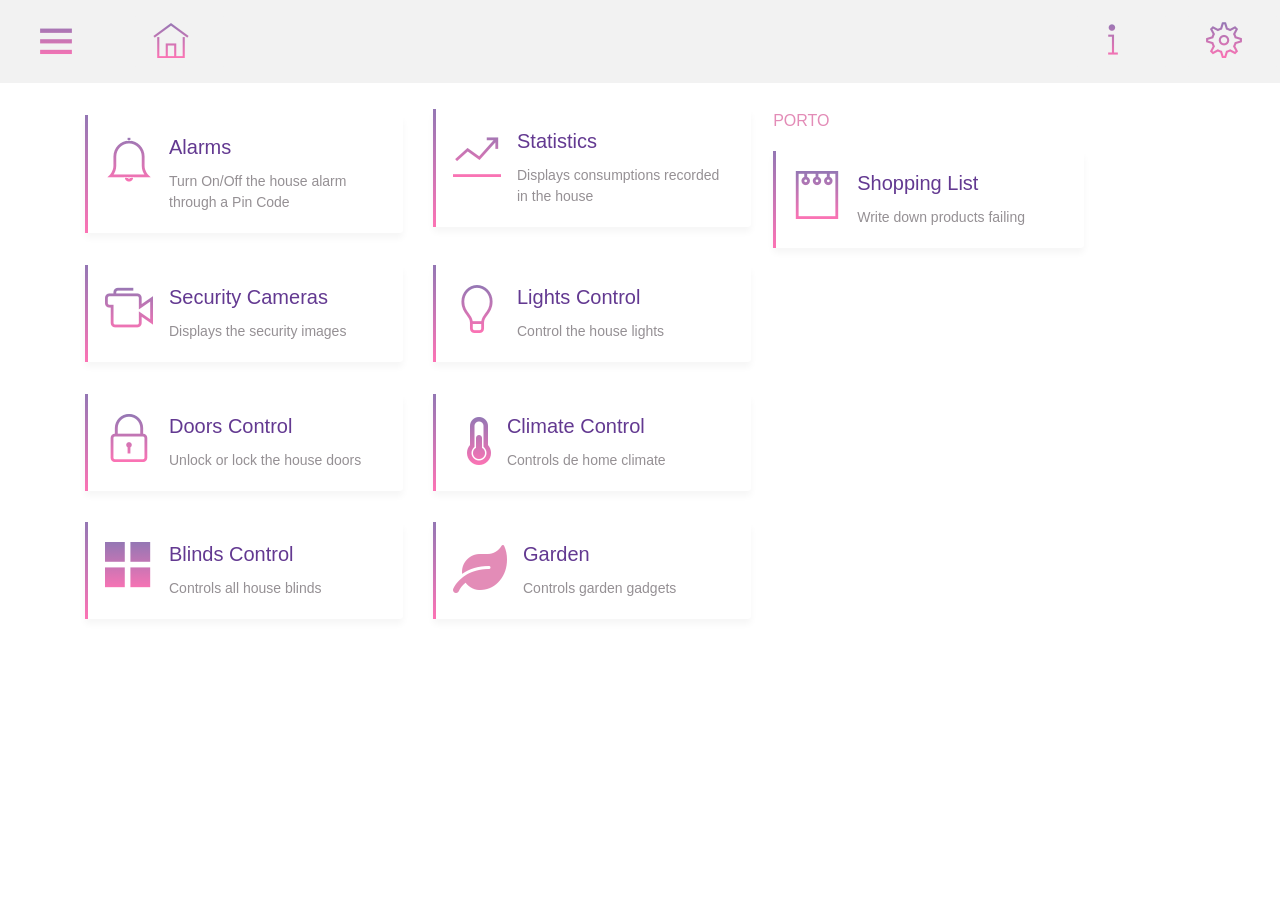
<file: index.html>
<!doctype html>
<html lang="">
<head>
  <meta charset="utf-8">
  <meta http-equiv="X-UA-Compatible" content="IE=edge,chrome=1">
  <title></title>
  <meta name="description" content="">
  <meta name="viewport" content="width=device-width, initial-scale=1">

  <!-- Font 
    <link rel="dns-prefetch" href="//fonts.googleapis.com">
    <link href="https://fonts.googleapis.com/css?family=Rubik:300,400,500" rel="stylesheet"> -->

    <!-- Bootstrap CSS -->
    <link rel="stylesheet" href="css/bootstrap.min.css">
    <!-- Themify Icons -->
    <link rel="stylesheet" href="css/themify-icons.css">
    <!-- Main css -->
    <link href="css/style.css" rel="stylesheet">

    <link rel="stylesheet" href="https://use.fontawesome.com/releases/v5.0.13/css/all.css" integrity="sha384-DNOHZ68U8hZfKXOrtjWvjxusGo9WQnrNx2sqG0tfsghAvtVlRW3tvkXWZh58N9jp" crossorigin="anonymous">

    <script src="https://ajax.googleapis.com/ajax/libs/jquery/3.3.1/jquery.min.js"></script>
    <script src="https://cdnjs.cloudflare.com/ajax/libs/popper.js/1.14.0/umd/popper.min.js"></script>
    <script src="https://maxcdn.bootstrapcdn.com/bootstrap/4.1.0/js/bootstrap.min.js"></script>

    <script type="text/javascript">

      function showHideSideBar() {
        var x = document.getElementById("sideBar");
        if (x.style.display === "none") {
          x.style.display = "block";
        } else {
          x.style.display = "none";
        }
      } 
      !function(d,s,id){var js,fjs=d.getElementsByTagName(s)[0];if(!d.getElementById(id)){js=d.createElement(s);js.id=id;js.src='https://weatherwidget.io/js/widget.min.js';fjs.parentNode.insertBefore(js,fjs);}}(document,'script','weatherwidget-io-js');

      function getDate() {
        dn =  new Date();
        y = n.getFullYear();
        m = n.getMonth() + 1;
        d = n.getDate();
        document.getElementById("date").innerHTML = m + "/" + d + "/" + y;
      }



    </script>

    <style>
    div.left{float:left; width:60%;}
    div.right{float:left; width:28%; margin-left: 2%}

  </style>

</head>

<body>       
  <!-- Nav Menu -->

  <div class="nav-menu" style="background-color: #f2f2f2" >

    <button onclick="showHideSideBar()" style="border: none" class="btn btn-outline-light my-3 my-sm-0 ml-lg-3"><span class="ti-menu gradient-fill ti-3x mr-3"></span></button>
    <button style="border: none; background-color: #f2f2f2" class="btn my-3 my-sm-0 ml-lg-3"><a href="index.html" class="ti-home gradient-fill ti-3x mr-3"></a></button> 
    <b id="date" value="getDate"  style="color:white"></b>
    <button style="float: right; border: none; background-color: #f2f2f2" class="btn my-3 my-sm-0 ml-lg-3"><a class="ti-settings gradient-fill ti-3x mr-3" href="settings.html"></a></button> 
    <button style="float: right; border: none; background-color: #f2f2f2" class="btn my-3 my-sm-0 ml-lg-3"><a class="ti-info gradient-fill ti-3x mr-3" href="info.html"></a></button> 
  </div>

  <!-- Side Bar -->

  <nav id="sideBar" class="navbar bg-light" style="width: 10%; position: absolute; display: none;">
    <ul class="navbar-nav">
      <li class="nav-item">
        <a class="nav-link" href="statistics.html"><span class="ti-stats-up"></span>  Statistics</a>
      </li>
      <li class="nav-item">
        <a class="nav-link" href="lights.html"><span class="ti-light-bulb"></span>  Lights Control</a>
      </li>
      <li class="nav-item">
        <a class="nav-link" href="climate.html"><i class="fa fa-thermometer-half gradient-fill"></i>  Climate Control</a>
      </li>
      <li class="nav-item">
        <a class="nav-link" href="garden.html"><i class="fa fa-leaf gradient-fill"></i>  Garden</a>
      </li>
      <li class="nav-item">
        <a class="nav-link" href="cameras.html"><span class="ti-video-camera"></span>  Security Cameras</a>
      </li>
      <li class="nav-item">
        <a class="nav-link" href="doors.html"><span class="ti-lock"></span>  Doors</a>
      </li>
      <li class="nav-item">
        <a class="nav-link" href="blinds.html"><span class="ti-layout-grid2-alt"></span>  Blinds Control</a>
      </li>
      <li class="nav-item">
        <a class="nav-link" href="shoplist.html"><span class="ti-notepad"></span>  Shopping List</a>
      </li>
      <li class="nav-item">
        <a class="nav-link" href="settings.html"><span class="ti-settings"></span>  Settings</a>
      </li>
      <li class="nav-item">
        <a class="nav-link" href="info.html"><span class="ti-info"></span>  Informations</a>
      </li>
    </ul>
  </nav>





  <!-- Content -->

  <div class="container" style="margin-top: 2%">   
    <!-- The Modal -->
    <div class="modal" id="myModal" style="margin-top: 10%">
      <div class="modal-dialog">
        <div class="modal-content">
          <!-- Modal body -->
          <div class="modal-body" style="text-align: center">
            <h3>Alarm</h3>
            <p id="onAlarm">Enter de PIN code to turn ON/OFF the alarm</p>
            <div class="btn-group-vertical" role="group" aria-label="Basic example">
              <div class="btn-group" >
                <button type="button" class="btn btn-secondary btn-lg border-bottom-0 rounded-0">1</button>
                <button type="button" class="btn btn-secondary btn-lg border-bottom-0">2</button>
                <button type="button" class="btn btn-secondary btn-lg border-bottom-0 rounded-0">3</button>
              </div>
              <div class="btn-group">
                <button type="button" class="btn btn-secondary btn-lg border-bottom-0 rounded-0">4</button>
                <button type="button" class="btn btn-secondary btn-lg border-bottom-0">5</button>
                <button type="button" class="btn btn-secondary btn-lg border-bottom-0 rounded-0">6</button>
              </div>
              <div class="btn-group">
                <button type="button" class="btn btn-secondary btn-lg rounded-0">7</button>
                <button type="button" class="btn btn-secondary btn-lg">8</button>
                <button type="button" class="btn btn-secondary btn-lg rounded-0">9</button>
              </div>
              <div class="btn-group">
                <button type="button" class="btn btn-secondary btn-lg rounded-0" disabled=""></button>
                <button type="button" class="btn btn-secondary btn-lg">0</button>
                <button type="button" class="btn btn-secondary btn-lg rounded-0" disabled=""></button>
              </div>
            </div></p>
            <button id="OnButton" style="margin-top: 1%" type="button" class="btn btn-primary btn-lg" data-dismiss="modal"><span class="ti-power-off"></span>&nbsp;Turn ON</button>
            <button id="OffButton" style="margin-top: 1%;" type="button" class="btn btn-primary btn-lg" data-dismiss="modal"><span class="ti-power-off"></span>&nbsp;Turn OFF</button>
          </div>
        </div>
      </div>
    </div>

    <div class="left">
      <div class="row">
        <div class="col-12 col-lg-6">
          <div class="card features" style="margin-top: 2%">
            <div class="card-body" data-toggle="modal" data-target="#myModal" style="cursor: pointer;">
              <div class="media">
                <span class="ti-bell gradient-fill ti-3x mr-3"></span>
                <div class="media-body">
                  <h4 class="card-title">Alarms</h4>
                  <p class="card-text">Turn On/Off the house alarm through a Pin Code</p>                              
                </div>
              </div>
            </div>
          </div>
        </div>
        <div class="col-12 col-lg-6">
          <a href="statistics.html">
            <div class="card features">
              <div class="card-body">
                <div class="media">
                  <span class="ti-stats-up gradient-fill ti-3x mr-3"></span>
                  <div class="media-body">
                    <h4 class="card-title">Statistics</h4>
                    <p class="card-text">Displays consumptions recorded in the house</p>                                    
                  </div>
                </div>
              </div>
            </div>
          </a>
        </div>
      </div>
      <div class="row">
        <div class="col-12 col-lg-6">
          <a href="cameras.html">
            <div class="card features" style="margin-top: 10%">
              <div class="card-body">
                <div class="media">
                  <span class="ti-video-camera gradient-fill ti-3x mr-3"></span>
                  <div class="media-body">
                    <h4 class="card-title">Security Cameras</h4>
                    <p class="card-text">Displays the security images</p>                                    
                  </div>
                </div>
              </div>
            </div>
          </a>
        </div>
        <div class="col-12 col-lg-6">
          <a href="lights.html">
            <div class="card features" style="margin-top: 10%">
              <div class="card-body">
                <div class="media">
                  <span class="ti-light-bulb gradient-fill ti-3x mr-3"></span>
                  <div class="media-body">
                    <h4 class="card-title">Lights Control</h4>
                    <p class="card-text">Control the house lights</p>                                    
                  </div>
                </div>
              </div>
            </div>
          </a>
        </div>

      </div>

      <div class="row">
        <div class="col-12 col-lg-6">
          <a href="doors.html">
            <div class="card features" style="margin-top: 10%">
              <div class="card-body">
                <div class="media">
                  <span class="ti-lock gradient-fill ti-3x mr-3"></span>
                  <div class="media-body">
                    <h4 class="card-title">Doors Control</h4>
                    <p class="card-text">Unlock or lock the house doors</p>                                    
                  </div>
                </div>
              </div>
            </div>
          </a>
        </div>
        <div class="col-12 col-lg-6">
          <a href="climate.html">
            <div class="card features" style="margin-top: 10%">
              <div class="card-body">
                <div class="media">
                  <span class="gradient-fill ti-3x mr-3" style="margin-left: 5%"><i class="fa fa-thermometer-half gradient-fill"></i></span>
                  <div class="media-body">
                    <h4 class="card-title">Climate Control</h4>
                    <p class="card-text">Controls de home climate</p>                                    
                  </div>
                </div>
              </div>
            </div>
          </a>
        </div>
      </div>

      <div class="row">
        <div class="col-12 col-lg-6">
          <a href="blinds.html">
            <div class="card features" style="margin-top: 10%">
              <div class="card-body">
                <div class="media">
                  <span class="ti-layout-grid2-alt gradient-fill ti-3x mr-3"></span>
                  <div class="media-body">
                    <h4 class="card-title">Blinds Control</h4>
                    <p class="card-text">Controls all house blinds</p>                                    
                  </div>
                </div>
              </div>
            </div>
          </a>
        </div>
        <div class="col-12 col-lg-6">
          <a href="garden.html">
            <div class="card features" style="margin-top: 10%">
              <div class="card-body">
                <div class="media">
                  <span class="gradient-fill ti-3x mr-3"><i class="fa fa-leaf"></i></span>
                  <div class="media-body">
                    <h4 class="card-title">Garden</h4>
                    <p class="card-text">Controls garden gadgets</p>                                    
                  </div>
                </div>
              </div>
            </div>
          </a>
        </div>
      </div>
    </div>
      <div class="right">
        <div class="row">
        <div class="col-12 col-lg-12">
         <a class="weatherwidget-io" href="https://forecast7.com/en/41d16n8d63/porto/" data-label_1="PORTO" data-days="5" data-theme="clear" >PORTO</a>

       </div>
       </div>
       <div class="row">
         <div class="col-12 col-lg-12">
          <a href="shoplist.html">
            <div class="card features" style="margin-top: 6%">
              <div class="card-body">
                <div class="media">
                  <span class="ti-notepad gradient-fill ti-3x mr-3"></span>
                  <div class="media-body">
                    <h4 class="card-title">Shopping List</h4>
                    <p class="card-text">Write down products failing</p>
                  </div>
                </div>
              </div>
            </div>
          </a>
        </div>
       </div>
     </div>
   </div>
 </div>
</div>




</body>
</html>
</file>
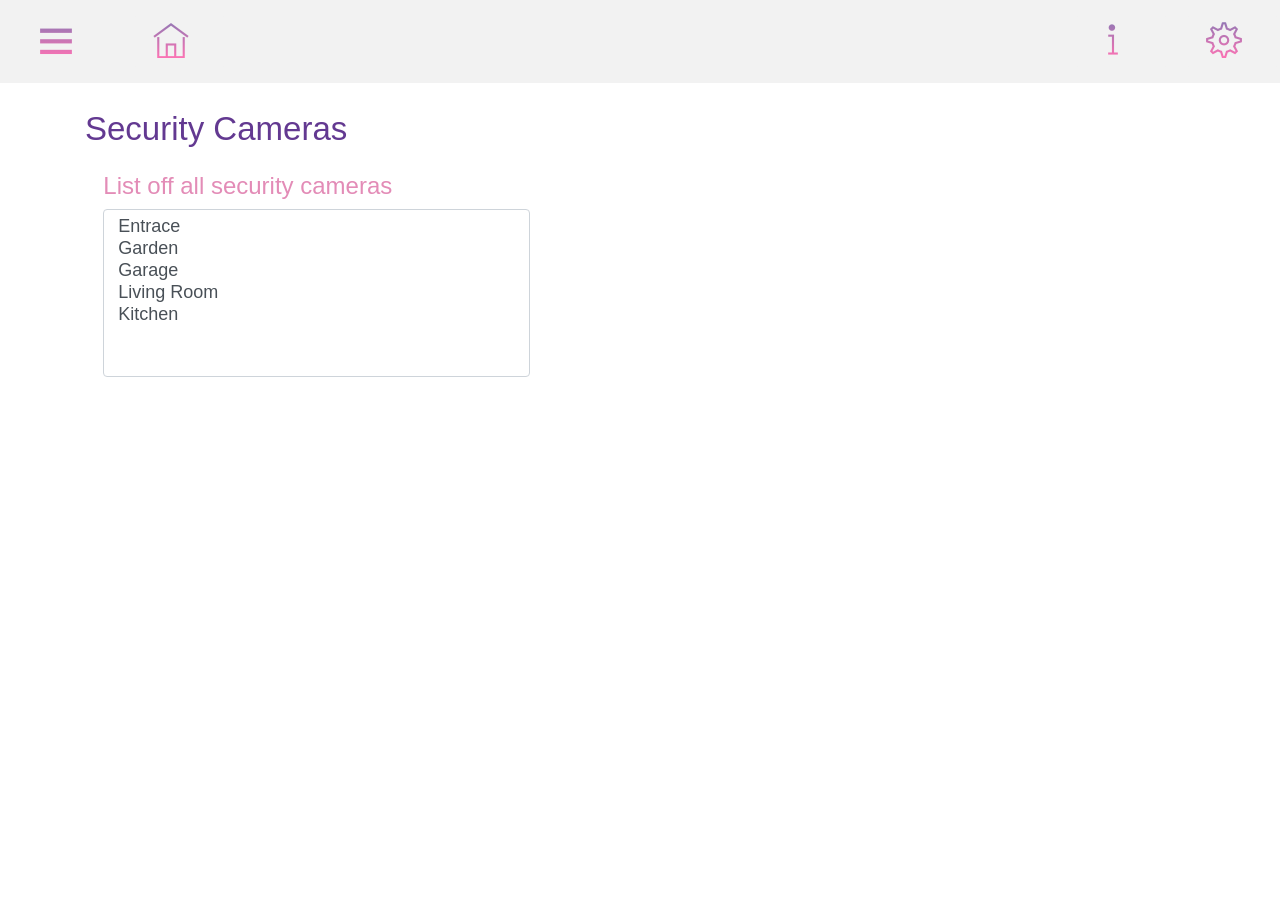
<file: cameras.html>
<!doctype html>
<html lang="">
<head>
  <meta charset="utf-8">
  <meta http-equiv="X-UA-Compatible" content="IE=edge,chrome=1">
  <title></title>
  <meta name="description" content="">
  <meta name="viewport" content="width=device-width, initial-scale=1">

  <!-- Bootstrap CSS -->
  <link rel="stylesheet" href="css/bootstrap.min.css">
  <!-- Themify Icons -->
  <link rel="stylesheet" href="css/themify-icons.css">
  <!-- Main css -->
  <link href="css/style.css" rel="stylesheet">
  <!-- Font Awesome -->
  <link rel="stylesheet" href="https://use.fontawesome.com/releases/v5.0.13/css/all.css" integrity="sha384-DNOHZ68U8hZfKXOrtjWvjxusGo9WQnrNx2sqG0tfsghAvtVlRW3tvkXWZh58N9jp" crossorigin="anonymous">


  <script src="https://ajax.googleapis.com/ajax/libs/jquery/3.3.1/jquery.min.js"></script>
  <script src="https://cdnjs.cloudflare.com/ajax/libs/popper.js/1.14.0/umd/popper.min.js"></script>
  <script src="https://maxcdn.bootstrapcdn.com/bootstrap/4.1.0/js/bootstrap.min.js"></script>


  <script type="text/javascript">
    function showHideSideBar() {
      var x = document.getElementById("sideBar");
      if (x.style.display === "none") {
        x.style.display = "block";
      } else {
        x.style.display = "none";
      }
    } 
    !function(d,s,id){var js,fjs=d.getElementsByTagName(s)[0];if(!d.getElementById(id)){js=d.createElement(s);js.id=id;js.src='https://weatherwidget.io/js/widget.min.js';fjs.parentNode.insertBefore(js,fjs);}}(document,'script','weatherwidget-io-js');

       $(function() {
        $('#camselector').change(function(){
            $('.cams').hide();
            $('#' + $(this).val()).show();
        });
    });
  </script>

  <style>
  div.left{float:left; width:40%;}
  div.right{float:left; width:55%; margin-left: 2%}

</style>

</head>

<body>       
 <!-- Nav Menu -->

 <div class="nav-menu" style="background-color: #f2f2f2" >

  <button onclick="showHideSideBar()" style="border: none" class="btn btn-outline-light my-3 my-sm-0 ml-lg-3"><span class="ti-menu gradient-fill ti-3x mr-3"></span></button>
  <button style="border: none; background-color: #f2f2f2" class="btn my-3 my-sm-0 ml-lg-3"><a href="index.html" class="ti-home gradient-fill ti-3x mr-3"></a></button> 
  <b id="date" value="getDate"  style="color:white"></b>
  <button style="float: right; border: none; background-color: #f2f2f2" class="btn my-3 my-sm-0 ml-lg-3"><a class="ti-settings gradient-fill ti-3x mr-3" href="settings.html"></a></button> 
  <button style="float: right; border: none; background-color: #f2f2f2" class="btn my-3 my-sm-0 ml-lg-3"><a class="ti-info gradient-fill ti-3x mr-3" href="info.html"></a></button> 
</div>

<!-- Side Bar -->

<nav id="sideBar" class="navbar bg-light" style="width: 10%; position: absolute; display: none;">
  <ul class="navbar-nav">
    <li class="nav-item">
      <a class="nav-link" href="statistics.html"><span class="ti-stats-up"></span>  Statistics</a>
    </li>
    <li class="nav-item">
      <a class="nav-link" href="lights.html"><span class="ti-light-bulb"></span>  Lights Control</a>
    </li>
    <li class="nav-item">
      <a class="nav-link" href="climate.html"><i class="fa fa-thermometer-half gradient-fill"></i>  Climate Control</a>
    </li>
    <li class="nav-item">
      <a class="nav-link" href="garden.html"><i class="fa fa-leaf gradient-fill"></i>  Garden</a>
    </li>
    <li class="nav-item">
      <a class="nav-link" href="cameras.html"><span class="ti-video-camera"></span>  Security Cameras</a>
    </li>
    <li class="nav-item">
      <a class="nav-link" href="doors.html"><span class="ti-lock"></span>  Doors</a>
    </li>
    <li class="nav-item">
      <a class="nav-link" href="blinds.html"><span class="ti-layout-grid2-alt"></span>  Blinds Control</a>
    </li>
    <li class="nav-item">
      <a class="nav-link" href="shoplist.html"><span class="ti-notepad"></span>  Shopping List</a>
    </li>
    <li class="nav-item">
      <a class="nav-link" href="settings.html"><span class="ti-settings"></span>  Settings</a>
    </li>
    <li class="nav-item">
      <a class="nav-link" href="info.html"><span class="ti-info"></span>  Informations</a>
    </li>
  </ul>
</nav>

<div class="container" style="margin-top: 2%">
  <h3>Security Cameras</h3>
  <table class="table table-hover">

  </table>

  <div class="left" style="margin-left: 3%">
    <div class="row">
      <h4 class="text-primary" style=" font-size: x-large; float: left;">List off all security cameras</h4>
    </div>
    <div class="row">
      <select id="camselector" multiple class="form-control" size="7" style="font-size: large; width: 90%">
        <option value="entraceCam">Entrace</option>
        <option value="garden">Garden</option>
        <option value="garage">Garage</option>
        <option value="entraceCam">Living Room</option>
        <option value="garden">Kitchen</option>
      </select>
    </div>
  </div>

  <div class="right cams"  id="entraceCam" style="display: none">
    <img src="resources/entraceCam.png" alt="iphone" class="img-fluid">
  </div>
  <div class="right cams"  id="garden" style="display: none">
    <img src="resources/garden.png" alt="iphone" class="img-fluid">
  </div>
    <div class="right cams"  id="garage" style="display: none">
    <img src="resources/garage.png" alt="iphone" class="img-fluid">
  </div>
    <div class="right cams"  id="entrance" style="display: none">
    <img src="resources/entraceCam.png" alt="iphone" class="img-fluid">
  </div>

</div>




</body>
</html>
</file>
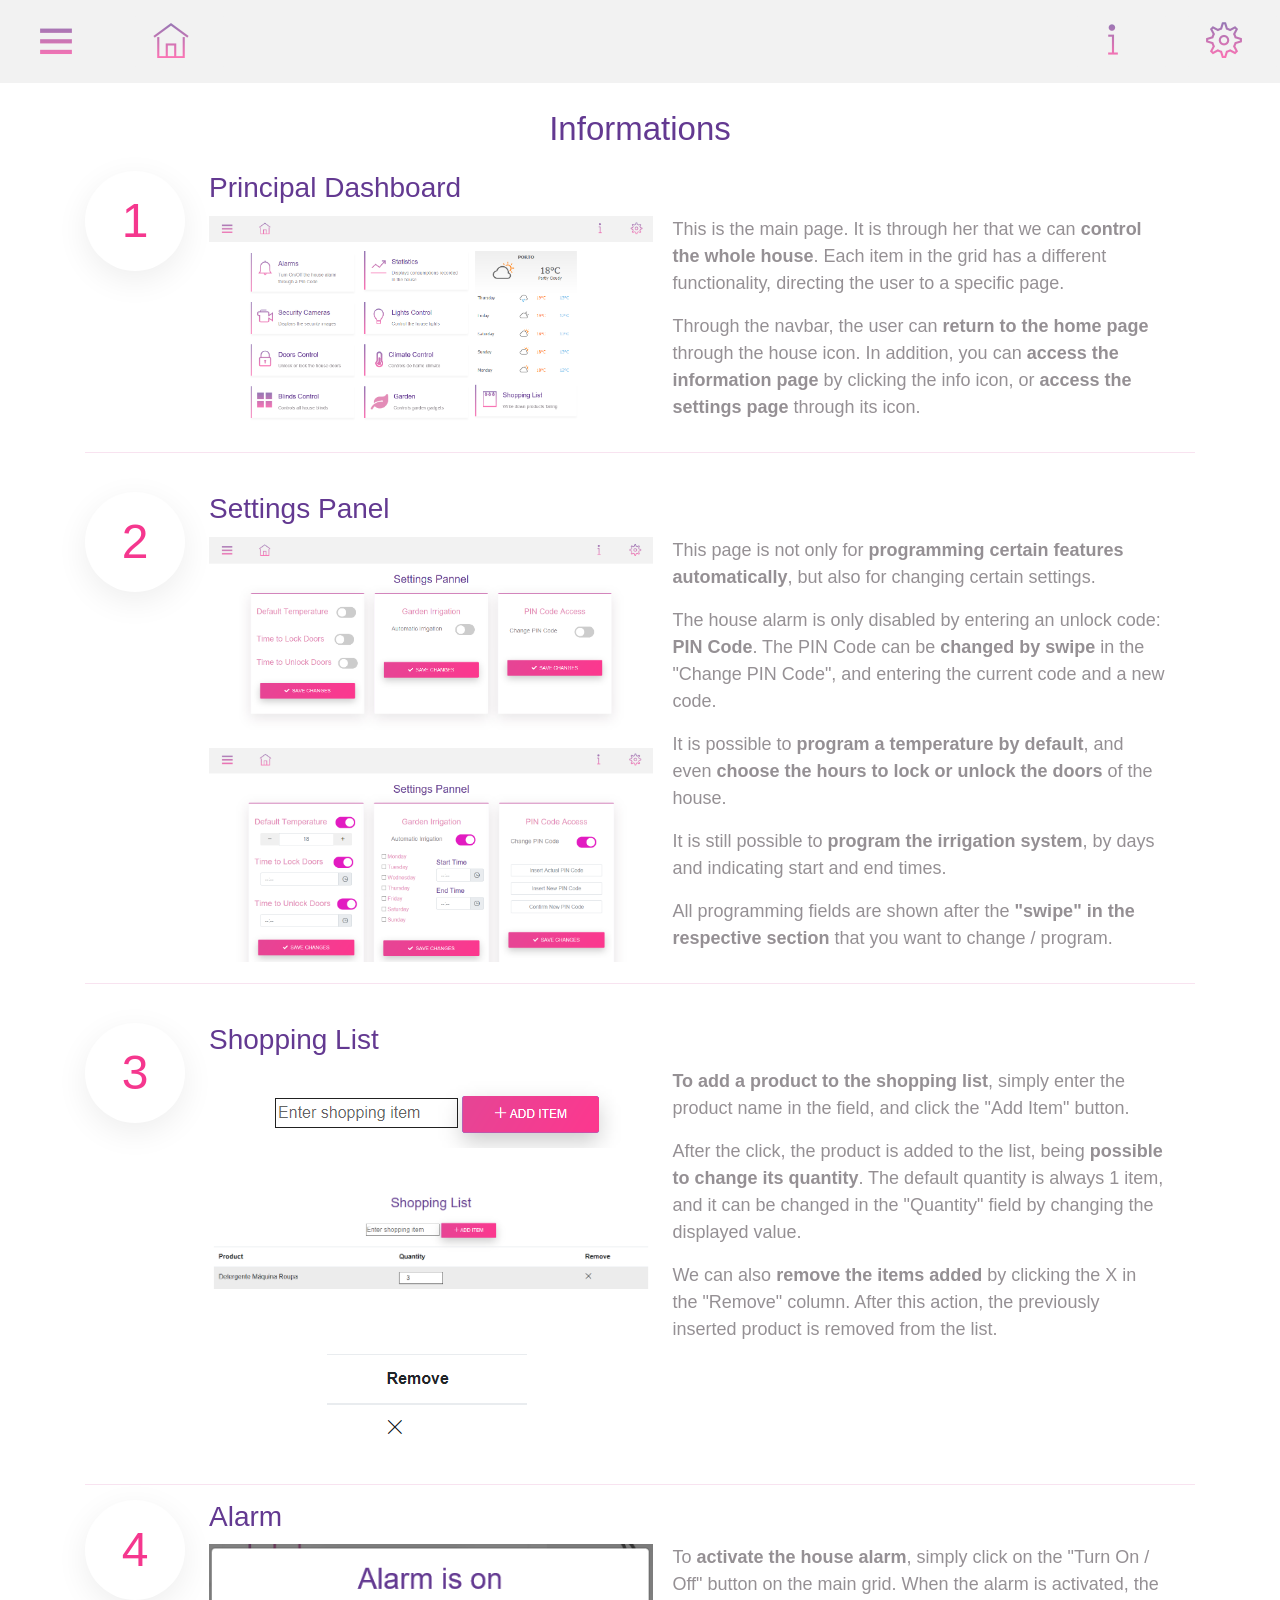
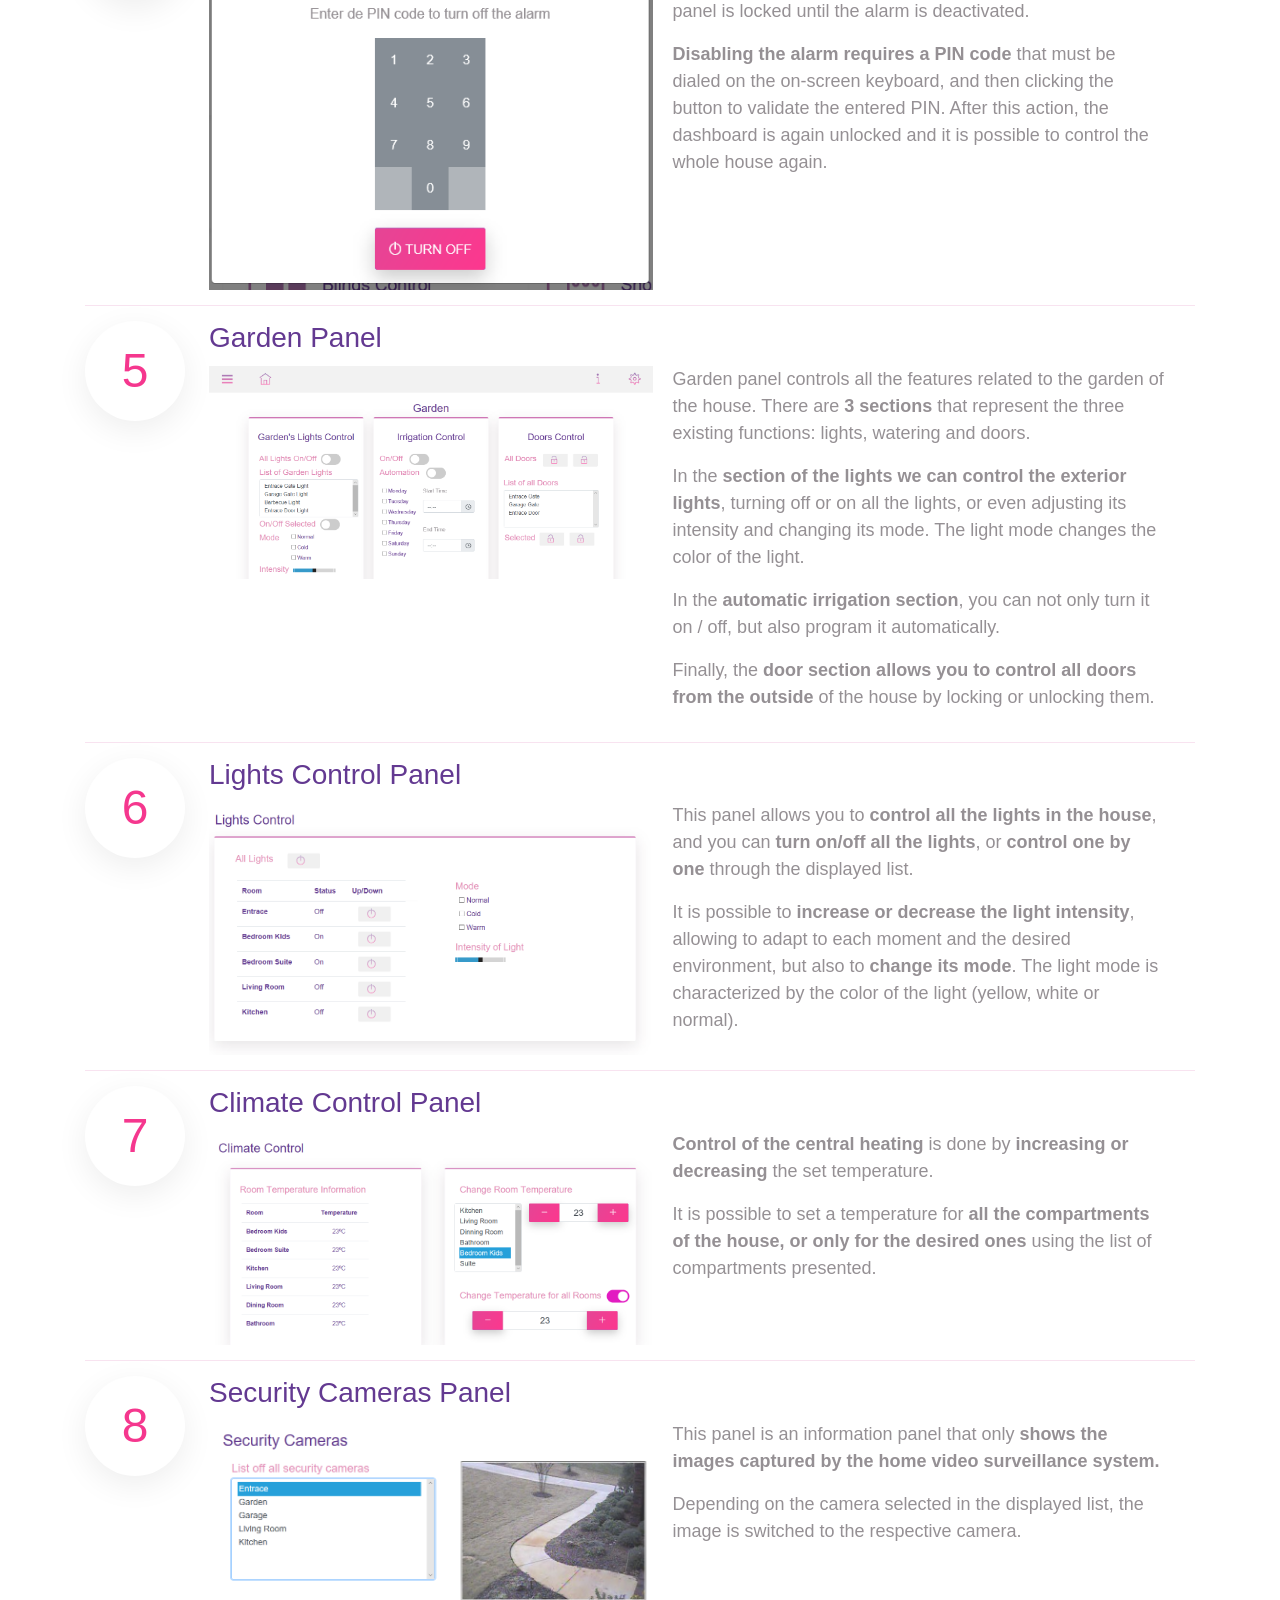
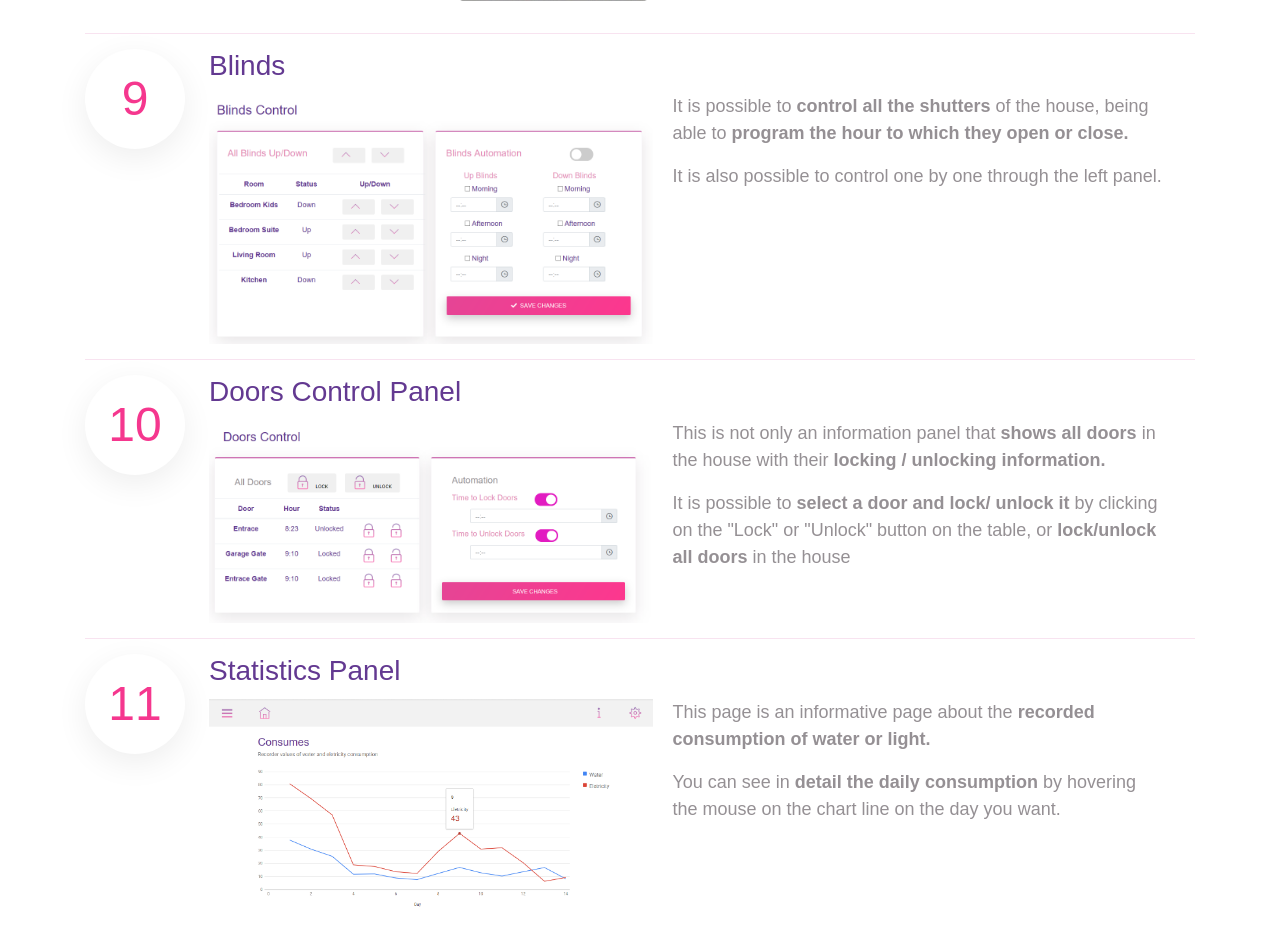
<file: info.html>
<!doctype html>
<html lang="">
<head>
  <meta charset="utf-8">
  <meta http-equiv="X-UA-Compatible" content="IE=edge,chrome=1">
  <title></title>
  <meta name="description" content="">
  <meta name="viewport" content="width=device-width, initial-scale=1">

  <!-- Bootstrap CSS -->
  <link rel="stylesheet" href="css/bootstrap.min.css">
  <!-- Themify Icons -->
  <link rel="stylesheet" href="css/themify-icons.css">
  <!-- Main css -->
  <link href="css/style.css" rel="stylesheet">

  <link rel="stylesheet" href="https://use.fontawesome.com/releases/v5.0.13/css/all.css" integrity="sha384-DNOHZ68U8hZfKXOrtjWvjxusGo9WQnrNx2sqG0tfsghAvtVlRW3tvkXWZh58N9jp" crossorigin="anonymous">

  <script src="https://ajax.googleapis.com/ajax/libs/jquery/3.3.1/jquery.min.js"></script>
  <script src="https://cdnjs.cloudflare.com/ajax/libs/popper.js/1.14.0/umd/popper.min.js"></script>
  <script src="https://maxcdn.bootstrapcdn.com/bootstrap/4.1.0/js/bootstrap.min.js"></script>

  <script type="text/javascript">
    function showHideSideBar() {
      var x = document.getElementById("sideBar");
      if (x.style.display === "none") {
        x.style.display = "block";
      } else {
        x.style.display = "none";
      }
    } 
    !function(d,s,id){var js,fjs=d.getElementsByTagName(s)[0];if(!d.getElementById(id)){js=d.createElement(s);js.id=id;js.src='https://weatherwidget.io/js/widget.min.js';fjs.parentNode.insertBefore(js,fjs);}}(document,'script','weatherwidget-io-js');
  </script>

  <style>
  div.left{float:left; width:45%;}
  div.right{float:left; width:50%; margin-left: 2%}

</style>

</head>

<body>       
  <!-- Nav Menu -->

  <div class="nav-menu" style="background-color: #f2f2f2" >

    <button onclick="showHideSideBar()" style="border: none" class="btn btn-outline-light my-3 my-sm-0 ml-lg-3"><span class="ti-menu gradient-fill ti-3x mr-3"></span></button>
    <button style="border: none; background-color: #f2f2f2" class="btn my-3 my-sm-0 ml-lg-3"><a href="index.html" class="ti-home gradient-fill ti-3x mr-3"></a></button> 
    <b id="date" value="getDate"  style="color:white"></b>
    <button style="float: right; border: none; background-color: #f2f2f2" class="btn my-3 my-sm-0 ml-lg-3"><a class="ti-settings gradient-fill ti-3x mr-3" href="settings.html"></a></button> 
    <button style="float: right; border: none; background-color: #f2f2f2" class="btn my-3 my-sm-0 ml-lg-3"><a class="ti-info gradient-fill ti-3x mr-3" href="info.html"></a></button> 
  </div>

  <!-- Side Bar -->

  <nav id="sideBar" class="navbar bg-light" style="width: 10%; position: absolute; display: none;">
    <ul class="navbar-nav">
      <li class="nav-item">
        <a class="nav-link" href="statistics.html"><span class="ti-stats-up"></span>  Statistics</a>
      </li>
      <li class="nav-item">
        <a class="nav-link" href="lights.html"><span class="ti-light-bulb"></span>  Lights Control</a>
      </li>
      <li class="nav-item">
        <a class="nav-link" href="climate.html"><i class="fa fa-thermometer-half gradient-fill"></i>  Climate Control</a>
      </li>
      <li class="nav-item">
        <a class="nav-link" href="garden.html"><i class="fa fa-leaf gradient-fill"></i>  Garden</a>
      </li>
      <li class="nav-item">
        <a class="nav-link" href="cameras.html"><span class="ti-video-camera"></span>  Security Cameras</a>
      </li>
      <li class="nav-item">
        <a class="nav-link" href="doors.html"><span class="ti-lock"></span>  Doors</a>
      </li>
      <li class="nav-item">
        <a class="nav-link" href="blinds.html"><span class="ti-layout-grid2-alt"></span>  Blinds Control</a>
      </li>
      <li class="nav-item">
        <a class="nav-link" href="shoplist.html"><span class="ti-notepad"></span>  Shopping List</a>
      </li>
      <li class="nav-item">
        <a class="nav-link" href="settings.html"><span class="ti-settings"></span>  Settings</a>
      </li>
      <li class="nav-item">
        <a class="nav-link" href="info.html"><span class="ti-info"></span>  Informations</a>
      </li>
    </ul>
  </nav>


  <!-- Content -->
  <div class="container" style="margin-top: 2%">
    <h3 align="center">Informations</h3>
  </div>

  <div class="container">
    <div class="row">
      <div class="col-md-12 d-flex align-items-center">
        <ul class="list-unstyled ui-steps">
          <li class="media">
            <div class="circle-icon mr-4">1</div>
            <div class="media-body">
              <h5>Principal Dashboard</h5>
              <div class="left">
                <img src="resources/dashboard.png" alt="iphone" class="img-fluid">
              </div>
              <div class="right">
                <p style="font-size: large">This is the main page. It is through her that we can <b>control the whole house</b>. Each item in the grid has a different functionality, directing the user to a specific page.</p>
                <p style="font-size: large">Through the navbar, the user can <b>return to the home page</b> through the house icon. In addition, you can <b>access the information page</b> by clicking the info icon, or <b>access the settings page</b> through its icon.</p>
                <p></p>
              </div>

            </div>
          </li>
          <li class="media my-4">
            <div class="circle-icon mr-4">2</div>
            <div class="media-body">
              <h5>Settings Panel</h5>
              <div class="left">
                <img src="resources/settingsfirst.png" alt="iphone" class="img-fluid">
                <img src="resources/settingsafter.png" alt="iphone" class="img-fluid">
              </div>
              <div class="right">
                <p style="font-size: large">This page is not only for <b>programming certain features automatically</b>, but also for changing certain settings.</p>
                <p style="font-size: large">The house alarm is only disabled by entering an unlock code: <b>PIN Code</b>. The PIN Code can be <b>changed by swipe</b> in the "Change PIN Code", and entering the current code and a new code.</p>
                <p style="font-size: large">It is possible to <b>program a temperature by default</b>, and even <b>choose the hours to lock or unlock the doors</b> of the house.</p>
                <p style="font-size: large">It is still possible to <b>program the irrigation system</b>, by days and indicating start and end times.</p>
                <p style="font-size: large">
                  All programming fields are shown after the <b>"swipe" in the respective section</b> that you want to change / program.</p>
                  <p></p>
                </div>
              </div>
            </li>
            <li class="media">
              <div class="circle-icon mr-4">3</div>
              <div class="media-body">
                <h5>Shopping List</h5>
                <div class="left" align="center">
                  <img src="resources/addItem.png" alt="iphone" class="img-fluid">
                  <p>&nbsp;</p>
                  <img src="resources/quantity.png" alt="iphone" class="img-fluid">
                  <img src="resources/removeItem.png" alt="iphone" class="img-fluid">
                </div>
                <div class="right">
                  <p style="font-size: large"><b>To add a product to the shopping list</b>, simply enter the product name in the field, and click the "Add Item" button. </p>
                  <p style="font-size: large">After the click, the product is added to the list, being <b>possible to change its quantity</b>. The default quantity is always 1 item, and it can be changed in the "Quantity" field by changing the displayed value.</p>
                  <p style="font-size: large">We can also <b>remove the items added</b> by clicking the X in the "Remove" column. After this action, the previously inserted product is removed from the list.</p>
                  <p></p>
                </div>
              </div>
            </li>
            <li class="media">
              <div class="circle-icon mr-4">4</div>
              <div class="media-body">
                <h5>Alarm</h5>
                <div class="left">
                  <img src="resources/alarm.png" alt="iphone" class="img-fluid">
                </div>
                <div class="right">
                  <p style="font-size: large">To <b>activate the house alarm</b>, simply click on the "Turn On / Off" button on the main grid. When the alarm is activated, the panel is locked until the alarm is deactivated.</p>
                  <p style="font-size: large"><b>Disabling the alarm requires a PIN code</b> that must be dialed on the on-screen keyboard, and then clicking the button to validate the entered PIN. After this action, the dashboard is again unlocked and it is possible to control the whole house again.</p>
                  <p></p>
                </div>

              </div>
            </li>
            <li class="media">
              <div class="circle-icon mr-4">5</div>
              <div class="media-body">
                <h5>Garden Panel</h5>
                <div class="left">
                  <img src="resources/gardenControl.png" alt="iphone" class="img-fluid">
                </div>
                <div class="right">
                  <p style="font-size: large">Garden panel controls all the features related to the garden of the house. There are <b>3 sections</b> that represent the three existing functions: lights, watering and doors.</p>
                  <p style="font-size: large">In the <b>section of the lights we can control the exterior lights</b>, turning off or on all the lights, or even adjusting its intensity and changing its mode. The light mode changes the color of the light.</p>
                  <p style="font-size: large">In the <b>automatic irrigation section</b>, you can not only turn it on / off, but also program it automatically.</p>
                  <p style="font-size: large">Finally, the <b>door section allows you to control all doors from the outside</b> of the house by locking or unlocking them.</p>
                  <p></p>
                </div>

              </div>
            </li>
            <li class="media">
              <div class="circle-icon mr-4">6</div>
              <div class="media-body">
                <h5>Lights Control Panel</h5>
                <div class="left">
                  <img src="resources/lightsControl.png" alt="iphone" class="img-fluid">
                </div>
                <div class="right">
                  <p style="font-size: large">This panel allows you to <b>control all the lights in the house</b>, and you can <b>turn on/off all the lights</b>, or <b>control one by one</b> through the displayed list.</p>
                  <p style="font-size: large">It is possible to <b>increase or decrease the light intensity</b>, allowing to adapt to each moment and the desired environment, but also to <b>change its mode</b>. The light mode is characterized by the color of the light (yellow, white or normal).</p>
                  <p></p>
                </div>

              </div>
            </li>
            <li class="media">
              <div class="circle-icon mr-4">7</div>
              <div class="media-body">
                <h5>Climate Control Panel</h5>
                <div class="left">
                  <img src="resources/climateControl.png" alt="iphone" class="img-fluid">
                </div>
                <div class="right">
                  <p style="font-size: large"><b>Control of the central heating</b> is done by <b>increasing or decreasing</b> the set temperature.</p>
                  <p style="font-size: large">It is possible to set a temperature for <b>all the compartments of the house, or only for the desired ones</b> using the list of compartments presented.</p>
                  <p></p>
                </div>

              </div>
            </li>
            <li class="media">
              <div class="circle-icon mr-4">8</div>
              <div class="media-body">
                <h5>Security Cameras Panel</h5>
                <div class="left">
                  <img src="resources/camsControl.png" alt="iphone" class="img-fluid">
                </div>
                <div class="right">
                  <p style="font-size: large">This panel is an information panel that only <b>shows the images captured by the home video surveillance system.</b></p>
                  <p style="font-size: large">Depending on the camera selected in the displayed list, the image is switched to the respective camera.</p>
                  <p></p>
                </div>

              </div>
            </li>
            <li class="media">
              <div class="circle-icon mr-4">9</div>
              <div class="media-body">
                <h5>Blinds</h5>
                <div class="left">
                  <img src="resources/blindsControl.png" alt="iphone" class="img-fluid">
                </div>
                <div class="right">
                  <p style="font-size: large">It is possible to <b>control all the shutters</b> of the house, being able to <b>program the hour to which they open or close.</b></p>
                  <p style="font-size: large">It is also possible to control one by one through the left panel.</p>
                  <p></p>
                </div>

              </div>
            </li>
            <li class="media">
              <div class="circle-icon mr-4">10</div>
              <div class="media-body">
                <h5>Doors Control Panel</h5>
                <div class="left">
                  <img src="resources/doorsControl.png" alt="iphone" class="img-fluid">
                </div>
                <div class="right">
                  <p style="font-size: large">This is not only an information panel that <b>shows all doors</b> in the house with their <b>locking / unlocking information.</b></p>
                  <p style="font-size: large">It is possible to <b>select a door and lock/ unlock it</b> by clicking on the "Lock" or "Unlock" button on the table, or <b>lock/unlock all doors</b> in the house</p>
                  <p></p>
                </div>

              </div>
            </li>
            <li class="media">
              <div class="circle-icon mr-4">11</div>
              <div class="media-body">
                <h5>Statistics Panel</h5>
                <div class="left">
                  <img src="resources/statistics.png" alt="iphone" class="img-fluid">
                </div>
                <div class="right">
                  <p style="font-size: large">This page is an informative page about the <b>recorded consumption of water or light.</b></p>
                  <p style="font-size: large">You can see in <b>detail the daily consumption</b> by hovering the mouse on the chart line on the day you want.</p>
                  <p></p>
                </div>

              </div>
            </li>
          </ul>
        </div>

      </div>

    </div>

  </body>
  </html>
</file>
<file: css/themify-icons.css>
@font-face {
    font-family: 'themify';
    src: url('../fonts/themify.eot?-fvbane');
    src: url('../fonts/themify.eot?#iefix-fvbane') format('embedded-opentype'), url('../fonts/themify.woff?-fvbane') format('woff'), url('../fonts/themify.ttf?-fvbane') format('truetype'), url('../fonts/themify.svg?-fvbane#themify') format('svg');
    font-weight: normal;
    font-style: normal;
}

[class^="ti-"],
[class*=" ti-"] {
    font-family: 'themify';
    speak: none;
    font-style: normal;
    font-weight: normal;
    font-variant: normal;
    text-transform: none;
    line-height: 1;
    /* Better Font Rendering =========== */
    -webkit-font-smoothing: antialiased;
    -moz-osx-font-smoothing: grayscale;
}

.ti-wand:before {
    content: "\e600";
}

.ti-volume:before {
    content: "\e601";
}

.ti-user:before {
    content: "\e602";
}

.ti-unlock:before {
    content: "\e603";
}

.ti-unlink:before {
    content: "\e604";
}

.ti-trash:before {
    content: "\e605";
}

.ti-thought:before {
    content: "\e606";
}

.ti-target:before {
    content: "\e607";
}

.ti-tag:before {
    content: "\e608";
}

.ti-tablet:before {
    content: "\e609";
}

.ti-star:before {
    content: "\e60a";
}

.ti-spray:before {
    content: "\e60b";
}

.ti-signal:before {
    content: "\e60c";
}

.ti-shopping-cart:before {
    content: "\e60d";
}

.ti-shopping-cart-full:before {
    content: "\e60e";
}

.ti-settings:before {
    content: "\e60f";
}

.ti-search:before {
    content: "\e610";
}

.ti-zoom-in:before {
    content: "\e611";
}

.ti-zoom-out:before {
    content: "\e612";
}

.ti-cut:before {
    content: "\e613";
}

.ti-ruler:before {
    content: "\e614";
}

.ti-ruler-pencil:before {
    content: "\e615";
}

.ti-ruler-alt:before {
    content: "\e616";
}

.ti-bookmark:before {
    content: "\e617";
}

.ti-bookmark-alt:before {
    content: "\e618";
}

.ti-reload:before {
    content: "\e619";
}

.ti-plus:before {
    content: "\e61a";
}

.ti-pin:before {
    content: "\e61b";
}

.ti-pencil:before {
    content: "\e61c";
}

.ti-pencil-alt:before {
    content: "\e61d";
}

.ti-paint-roller:before {
    content: "\e61e";
}

.ti-paint-bucket:before {
    content: "\e61f";
}

.ti-na:before {
    content: "\e620";
}

.ti-mobile:before {
    content: "\e621";
}

.ti-minus:before {
    content: "\e622";
}

.ti-medall:before {
    content: "\e623";
}

.ti-medall-alt:before {
    content: "\e624";
}

.ti-marker:before {
    content: "\e625";
}

.ti-marker-alt:before {
    content: "\e626";
}

.ti-arrow-up:before {
    content: "\e627";
}

.ti-arrow-right:before {
    content: "\e628";
}

.ti-arrow-left:before {
    content: "\e629";
}

.ti-arrow-down:before {
    content: "\e62a";
}

.ti-lock:before {
    content: "\e62b";
}

.ti-location-arrow:before {
    content: "\e62c";
}

.ti-link:before {
    content: "\e62d";
}

.ti-layout:before {
    content: "\e62e";
}

.ti-layers:before {
    content: "\e62f";
}

.ti-layers-alt:before {
    content: "\e630";
}

.ti-key:before {
    content: "\e631";
}

.ti-import:before {
    content: "\e632";
}

.ti-image:before {
    content: "\e633";
}

.ti-heart:before {
    content: "\e634";
}

.ti-heart-broken:before {
    content: "\e635";
}

.ti-hand-stop:before {
    content: "\e636";
}

.ti-hand-open:before {
    content: "\e637";
}

.ti-hand-drag:before {
    content: "\e638";
}

.ti-folder:before {
    content: "\e639";
}

.ti-flag:before {
    content: "\e63a";
}

.ti-flag-alt:before {
    content: "\e63b";
}

.ti-flag-alt-2:before {
    content: "\e63c";
}

.ti-eye:before {
    content: "\e63d";
}

.ti-export:before {
    content: "\e63e";
}

.ti-exchange-vertical:before {
    content: "\e63f";
}

.ti-desktop:before {
    content: "\e640";
}

.ti-cup:before {
    content: "\e641";
}

.ti-crown:before {
    content: "\e642";
}

.ti-comments:before {
    content: "\e643";
}

.ti-comment:before {
    content: "\e644";
}

.ti-comment-alt:before {
    content: "\e645";
}

.ti-close:before {
    content: "\e646";
}

.ti-clip:before {
    content: "\e647";
}

.ti-angle-up:before {
    content: "\e648";
}

.ti-angle-right:before {
    content: "\e649";
}

.ti-angle-left:before {
    content: "\e64a";
}

.ti-angle-down:before {
    content: "\e64b";
}

.ti-check:before {
    content: "\e64c";
}

.ti-check-box:before {
    content: "\e64d";
}

.ti-camera:before {
    content: "\e64e";
}

.ti-announcement:before {
    content: "\e64f";
}

.ti-brush:before {
    content: "\e650";
}

.ti-briefcase:before {
    content: "\e651";
}

.ti-bolt:before {
    content: "\e652";
}

.ti-bolt-alt:before {
    content: "\e653";
}

.ti-blackboard:before {
    content: "\e654";
}

.ti-bag:before {
    content: "\e655";
}

.ti-move:before {
    content: "\e656";
}

.ti-arrows-vertical:before {
    content: "\e657";
}

.ti-arrows-horizontal:before {
    content: "\e658";
}

.ti-fullscreen:before {
    content: "\e659";
}

.ti-arrow-top-right:before {
    content: "\e65a";
}

.ti-arrow-top-left:before {
    content: "\e65b";
}

.ti-arrow-circle-up:before {
    content: "\e65c";
}

.ti-arrow-circle-right:before {
    content: "\e65d";
}

.ti-arrow-circle-left:before {
    content: "\e65e";
}

.ti-arrow-circle-down:before {
    content: "\e65f";
}

.ti-angle-double-up:before {
    content: "\e660";
}

.ti-angle-double-right:before {
    content: "\e661";
}

.ti-angle-double-left:before {
    content: "\e662";
}

.ti-angle-double-down:before {
    content: "\e663";
}

.ti-zip:before {
    content: "\e664";
}

.ti-world:before {
    content: "\e665";
}

.ti-wheelchair:before {
    content: "\e666";
}

.ti-view-list:before {
    content: "\e667";
}

.ti-view-list-alt:before {
    content: "\e668";
}

.ti-view-grid:before {
    content: "\e669";
}

.ti-uppercase:before {
    content: "\e66a";
}

.ti-upload:before {
    content: "\e66b";
}

.ti-underline:before {
    content: "\e66c";
}

.ti-truck:before {
    content: "\e66d";
}

.ti-timer:before {
    content: "\e66e";
}

.ti-ticket:before {
    content: "\e66f";
}

.ti-thumb-up:before {
    content: "\e670";
}

.ti-thumb-down:before {
    content: "\e671";
}

.ti-text:before {
    content: "\e672";
}

.ti-stats-up:before {
    content: "\e673";
}

.ti-stats-down:before {
    content: "\e674";
}

.ti-split-v:before {
    content: "\e675";
}

.ti-split-h:before {
    content: "\e676";
}

.ti-smallcap:before {
    content: "\e677";
}

.ti-shine:before {
    content: "\e678";
}

.ti-shift-right:before {
    content: "\e679";
}

.ti-shift-left:before {
    content: "\e67a";
}

.ti-shield:before {
    content: "\e67b";
}

.ti-notepad:before {
    content: "\e67c";
}

.ti-server:before {
    content: "\e67d";
}

.ti-quote-right:before {
    content: "\e67e";
}

.ti-quote-left:before {
    content: "\e67f";
}

.ti-pulse:before {
    content: "\e680";
}

.ti-printer:before {
    content: "\e681";
}

.ti-power-off:before {
    content: "\e682";
}

.ti-plug:before {
    content: "\e683";
}

.ti-pie-chart:before {
    content: "\e684";
}

.ti-paragraph:before {
    content: "\e685";
}

.ti-panel:before {
    content: "\e686";
}

.ti-package:before {
    content: "\e687";
}

.ti-music:before {
    content: "\e688";
}

.ti-music-alt:before {
    content: "\e689";
}

.ti-mouse:before {
    content: "\e68a";
}

.ti-mouse-alt:before {
    content: "\e68b";
}

.ti-money:before {
    content: "\e68c";
}

.ti-microphone:before {
    content: "\e68d";
}

.ti-menu:before {
    content: "\e68e";
}

.ti-menu-alt:before {
    content: "\e68f";
}

.ti-map:before {
    content: "\e690";
}

.ti-map-alt:before {
    content: "\e691";
}

.ti-loop:before {
    content: "\e692";
}

.ti-location-pin:before {
    content: "\e693";
}

.ti-list:before {
    content: "\e694";
}

.ti-light-bulb:before {
    content: "\e695";
}

.ti-Italic:before {
    content: "\e696";
}

.ti-info:before {
    content: "\e697";
}

.ti-infinite:before {
    content: "\e698";
}

.ti-id-badge:before {
    content: "\e699";
}

.ti-hummer:before {
    content: "\e69a";
}

.ti-home:before {
    content: "\e69b";
}

.ti-help:before {
    content: "\e69c";
}

.ti-headphone:before {
    content: "\e69d";
}

.ti-harddrives:before {
    content: "\e69e";
}

.ti-harddrive:before {
    content: "\e69f";
}

.ti-gift:before {
    content: "\e6a0";
}

.ti-game:before {
    content: "\e6a1";
}

.ti-filter:before {
    content: "\e6a2";
}

.ti-files:before {
    content: "\e6a3";
}

.ti-file:before {
    content: "\e6a4";
}

.ti-eraser:before {
    content: "\e6a5";
}

.ti-envelope:before {
    content: "\e6a6";
}

.ti-download:before {
    content: "\e6a7";
}

.ti-direction:before {
    content: "\e6a8";
}

.ti-direction-alt:before {
    content: "\e6a9";
}

.ti-dashboard:before {
    content: "\e6aa";
}

.ti-control-stop:before {
    content: "\e6ab";
}

.ti-control-shuffle:before {
    content: "\e6ac";
}

.ti-control-play:before {
    content: "\e6ad";
}

.ti-control-pause:before {
    content: "\e6ae";
}

.ti-control-forward:before {
    content: "\e6af";
}

.ti-control-backward:before {
    content: "\e6b0";
}

.ti-cloud:before {
    content: "\e6b1";
}

.ti-cloud-up:before {
    content: "\e6b2";
}

.ti-cloud-down:before {
    content: "\e6b3";
}

.ti-clipboard:before {
    content: "\e6b4";
}

.ti-car:before {
    content: "\e6b5";
}

.ti-calendar:before {
    content: "\e6b6";
}

.ti-book:before {
    content: "\e6b7";
}

.ti-bell:before {
    content: "\e6b8";
}

.ti-basketball:before {
    content: "\e6b9";
}

.ti-bar-chart:before {
    content: "\e6ba";
}

.ti-bar-chart-alt:before {
    content: "\e6bb";
}

.ti-back-right:before {
    content: "\e6bc";
}

.ti-back-left:before {
    content: "\e6bd";
}

.ti-arrows-corner:before {
    content: "\e6be";
}

.ti-archive:before {
    content: "\e6bf";
}

.ti-anchor:before {
    content: "\e6c0";
}

.ti-align-right:before {
    content: "\e6c1";
}

.ti-align-left:before {
    content: "\e6c2";
}

.ti-align-justify:before {
    content: "\e6c3";
}

.ti-align-center:before {
    content: "\e6c4";
}

.ti-alert:before {
    content: "\e6c5";
}

.ti-alarm-clock:before {
    content: "\e6c6";
}

.ti-agenda:before {
    content: "\e6c7";
}

.ti-write:before {
    content: "\e6c8";
}

.ti-window:before {
    content: "\e6c9";
}

.ti-widgetized:before {
    content: "\e6ca";
}

.ti-widget:before {
    content: "\e6cb";
}

.ti-widget-alt:before {
    content: "\e6cc";
}

.ti-wallet:before {
    content: "\e6cd";
}

.ti-video-clapper:before {
    content: "\e6ce";
}

.ti-video-camera:before {
    content: "\e6cf";
}

.ti-vector:before {
    content: "\e6d0";
}

.ti-themify-logo:before {
    content: "\e6d1";
}

.ti-themify-favicon:before {
    content: "\e6d2";
}

.ti-themify-favicon-alt:before {
    content: "\e6d3";
}

.ti-support:before {
    content: "\e6d4";
}

.ti-stamp:before {
    content: "\e6d5";
}

.ti-split-v-alt:before {
    content: "\e6d6";
}

.ti-slice:before {
    content: "\e6d7";
}

.ti-shortcode:before {
    content: "\e6d8";
}

.ti-shift-right-alt:before {
    content: "\e6d9";
}

.ti-shift-left-alt:before {
    content: "\e6da";
}

.ti-ruler-alt-2:before {
    content: "\e6db";
}

.ti-receipt:before {
    content: "\e6dc";
}

.ti-pin2:before {
    content: "\e6dd";
}

.ti-pin-alt:before {
    content: "\e6de";
}

.ti-pencil-alt2:before {
    content: "\e6df";
}

.ti-palette:before {
    content: "\e6e0";
}

.ti-more:before {
    content: "\e6e1";
}

.ti-more-alt:before {
    content: "\e6e2";
}

.ti-microphone-alt:before {
    content: "\e6e3";
}

.ti-magnet:before {
    content: "\e6e4";
}

.ti-line-double:before {
    content: "\e6e5";
}

.ti-line-dotted:before {
    content: "\e6e6";
}

.ti-line-dashed:before {
    content: "\e6e7";
}

.ti-layout-width-full:before {
    content: "\e6e8";
}

.ti-layout-width-default:before {
    content: "\e6e9";
}

.ti-layout-width-default-alt:before {
    content: "\e6ea";
}

.ti-layout-tab:before {
    content: "\e6eb";
}

.ti-layout-tab-window:before {
    content: "\e6ec";
}

.ti-layout-tab-v:before {
    content: "\e6ed";
}

.ti-layout-tab-min:before {
    content: "\e6ee";
}

.ti-layout-slider:before {
    content: "\e6ef";
}

.ti-layout-slider-alt:before {
    content: "\e6f0";
}

.ti-layout-sidebar-right:before {
    content: "\e6f1";
}

.ti-layout-sidebar-none:before {
    content: "\e6f2";
}

.ti-layout-sidebar-left:before {
    content: "\e6f3";
}

.ti-layout-placeholder:before {
    content: "\e6f4";
}

.ti-layout-menu:before {
    content: "\e6f5";
}

.ti-layout-menu-v:before {
    content: "\e6f6";
}

.ti-layout-menu-separated:before {
    content: "\e6f7";
}

.ti-layout-menu-full:before {
    content: "\e6f8";
}

.ti-layout-media-right-alt:before {
    content: "\e6f9";
}

.ti-layout-media-right:before {
    content: "\e6fa";
}

.ti-layout-media-overlay:before {
    content: "\e6fb";
}

.ti-layout-media-overlay-alt:before {
    content: "\e6fc";
}

.ti-layout-media-overlay-alt-2:before {
    content: "\e6fd";
}

.ti-layout-media-left-alt:before {
    content: "\e6fe";
}

.ti-layout-media-left:before {
    content: "\e6ff";
}

.ti-layout-media-center-alt:before {
    content: "\e700";
}

.ti-layout-media-center:before {
    content: "\e701";
}

.ti-layout-list-thumb:before {
    content: "\e702";
}

.ti-layout-list-thumb-alt:before {
    content: "\e703";
}

.ti-layout-list-post:before {
    content: "\e704";
}

.ti-layout-list-large-image:before {
    content: "\e705";
}

.ti-layout-line-solid:before {
    content: "\e706";
}

.ti-layout-grid4:before {
    content: "\e707";
}

.ti-layout-grid3:before {
    content: "\e708";
}

.ti-layout-grid2:before {
    content: "\e709";
}

.ti-layout-grid2-thumb:before {
    content: "\e70a";
}

.ti-layout-cta-right:before {
    content: "\e70b";
}

.ti-layout-cta-left:before {
    content: "\e70c";
}

.ti-layout-cta-center:before {
    content: "\e70d";
}

.ti-layout-cta-btn-right:before {
    content: "\e70e";
}

.ti-layout-cta-btn-left:before {
    content: "\e70f";
}

.ti-layout-column4:before {
    content: "\e710";
}

.ti-layout-column3:before {
    content: "\e711";
}

.ti-layout-column2:before {
    content: "\e712";
}

.ti-layout-accordion-separated:before {
    content: "\e713";
}

.ti-layout-accordion-merged:before {
    content: "\e714";
}

.ti-layout-accordion-list:before {
    content: "\e715";
}

.ti-ink-pen:before {
    content: "\e716";
}

.ti-info-alt:before {
    content: "\e717";
}

.ti-help-alt:before {
    content: "\e718";
}

.ti-headphone-alt:before {
    content: "\e719";
}

.ti-hand-point-up:before {
    content: "\e71a";
}

.ti-hand-point-right:before {
    content: "\e71b";
}

.ti-hand-point-left:before {
    content: "\e71c";
}

.ti-hand-point-down:before {
    content: "\e71d";
}

.ti-gallery:before {
    content: "\e71e";
}

.ti-face-smile:before {
    content: "\e71f";
}

.ti-face-sad:before {
    content: "\e720";
}

.ti-credit-card:before {
    content: "\e721";
}

.ti-control-skip-forward:before {
    content: "\e722";
}

.ti-control-skip-backward:before {
    content: "\e723";
}

.ti-control-record:before {
    content: "\e724";
}

.ti-control-eject:before {
    content: "\e725";
}

.ti-comments-smiley:before {
    content: "\e726";
}

.ti-brush-alt:before {
    content: "\e727";
}

.ti-youtube:before {
    content: "\e728";
}

.ti-vimeo:before {
    content: "\e729";
}

.ti-twitter:before {
    content: "\e72a";
}

.ti-time:before {
    content: "\e72b";
}

.ti-tumblr:before {
    content: "\e72c";
}

.ti-skype:before {
    content: "\e72d";
}

.ti-share:before {
    content: "\e72e";
}

.ti-share-alt:before {
    content: "\e72f";
}

.ti-rocket:before {
    content: "\e730";
}

.ti-pinterest:before {
    content: "\e731";
}

.ti-new-window:before {
    content: "\e732";
}

.ti-microsoft:before {
    content: "\e733";
}

.ti-list-ol:before {
    content: "\e734";
}

.ti-linkedin:before {
    content: "\e735";
}

.ti-layout-sidebar-2:before {
    content: "\e736";
}

.ti-layout-grid4-alt:before {
    content: "\e737";
}

.ti-layout-grid3-alt:before {
    content: "\e738";
}

.ti-layout-grid2-alt:before {
    content: "\e739";
}

.ti-layout-column4-alt:before {
    content: "\e73a";
}

.ti-layout-column3-alt:before {
    content: "\e73b";
}

.ti-layout-column2-alt:before {
    content: "\e73c";
}

.ti-instagram:before {
    content: "\e73d";
}

.ti-google:before {
    content: "\e73e";
}

.ti-github:before {
    content: "\e73f";
}

.ti-flickr:before {
    content: "\e740";
}

.ti-facebook:before {
    content: "\e741";
}

.ti-dropbox:before {
    content: "\e742";
}

.ti-dribbble:before {
    content: "\e743";
}

.ti-apple:before {
    content: "\e744";
}

.ti-android:before {
    content: "\e745";
}

.ti-save:before {
    content: "\e746";
}

.ti-save-alt:before {
    content: "\e747";
}

.ti-yahoo:before {
    content: "\e748";
}

.ti-wordpress:before {
    content: "\e749";
}

.ti-vimeo-alt:before {
    content: "\e74a";
}

.ti-twitter-alt:before {
    content: "\e74b";
}

.ti-tumblr-alt:before {
    content: "\e74c";
}

.ti-trello:before {
    content: "\e74d";
}

.ti-stack-overflow:before {
    content: "\e74e";
}

.ti-soundcloud:before {
    content: "\e74f";
}

.ti-sharethis:before {
    content: "\e750";
}

.ti-sharethis-alt:before {
    content: "\e751";
}

.ti-reddit:before {
    content: "\e752";
}

.ti-pinterest-alt:before {
    content: "\e753";
}

.ti-microsoft-alt:before {
    content: "\e754";
}

.ti-linux:before {
    content: "\e755";
}

.ti-jsfiddle:before {
    content: "\e756";
}

.ti-joomla:before {
    content: "\e757";
}

.ti-html5:before {
    content: "\e758";
}

.ti-flickr-alt:before {
    content: "\e759";
}

.ti-email:before {
    content: "\e75a";
}

.ti-drupal:before {
    content: "\e75b";
}

.ti-dropbox-alt:before {
    content: "\e75c";
}

.ti-css3:before {
    content: "\e75d";
}

.ti-rss:before {
    content: "\e75e";
}

.ti-rss-alt:before {
    content: "\e75f";
}

.ti-lg {
    font-size: 1.33333333em;
    line-height: 0.75em;
    vertical-align: -15%;
}

.ti-2x {
    font-size: 2em;
}

.ti-3x {
    font-size: 3em;
}

.ti-4x {
    font-size: 4em;
}

.ti-5x {
    font-size: 5em;
}
</file>
<file: css/style.css>
﻿@charset "UTF-8";

/*

Style   : MobApp CSS
Version : 1.0
Author  : Surjith S M
URI     : https://surjithctly.in/

Copyright © All rights Reserved 

*/


/*------------------------
[TABLE OF CONTENTS]
    
1. GLOBAL STYLES
2. NAVBAR
3. HERO
4. TABS
5. TESTIMONIALS
6. IMAGE GALLERY
7. PRICING
8. CALL TO ACTION
9. FOOTER

------------------------*/


/* GLOBAL
----------------------*/

body {
    font-family: 'Rubik', sans-serif;
    position: relative;
}

a {
    color: #e38cb7;
}

a:hover,
a:focus {
    color: #d6619c;
}

h1 {
    font-size: 60px;
    font-weight: 300;
    letter-spacing: -1px;
    margin-bottom: 1.5rem;
}

h2 {
    font-size: 45px;
    font-weight: 300;
    color: #633991;
    letter-spacing: -1px;
    margin-bottom: 1rem;
}

h3 {
    color: #633991;
    font-size: 33px;
    font-weight: 500;
}

h4 {
    font-size: 20px;
    font-weight: 500;
    color: #633991;
}

h5 {
    font-size: 28px;
    font-weight: 300;
    color: #633991;
    margin-bottom: 0.7rem;
}

p {
    color: #959094;
}

p.lead {
    color: #e38cb7;
    margin-bottom: 2rem;
}

.text-primary {
    color: #e38cb7 !important;
}

.light-font {
    font-weight: 300;
}

.btn {
    font-size: 12px;
    font-weight: 400;
    text-transform: uppercase;
    padding: 0.375rem 1.35rem;
    transition: all 0.3s ease;
}

.btn-outline-light:hover {
    color: #d6619c;
}

.btn-primary {
    border-radius: 3px;
    background-image: -moz-linear-gradient( 122deg, #e54595 0%, #fd378e 100%);
    background-image: -webkit-linear-gradient( 122deg, #e54595 0%, #fd378e 100%);
    background-image: -ms-linear-gradient( 122deg, #e54595 0%, #fd378e 100%);
    background-image: linear-gradient( 122deg, #e54595 0%, #fd378e 100%);
    box-shadow: 0px 9px 32px 0px rgba(0, 0, 0, 0.2);
    font-weight: 500;
    padding: 0.6rem 2rem;
    border: 0;
}

.btn-primary:hover,
.btn-primary:focus,
.btn-primary:active,
.btn-primary:not([disabled]):not(.disabled).active,
.btn-primary:not([disabled]):not(.disabled):active,
.show>.btn-primary.dropdown-toggle {
    background-image: linear-gradient( 122deg, #fd378e 0%, #e54595 100%);
    box-shadow: 0px 9px 32px 0px rgba(0, 0, 0, 0.3);
    color: #FFF;
}

.btn-light {
    border-radius: 3px;
    background: #FFF;
    box-shadow: 0px 9px 32px 0px rgba(0, 0, 0, 0.26);
    font-size: 14px;
    font-weight: 500;
    color: #633991;
    margin: 0.5rem;
    padding: 0.7rem 1.6rem;
    line-height: 1.8;
}

.btn-group-lg>.btn,
.btn-lg {
    padding: 0.8rem 1rem;
    font-size: 15px;
}

.light-bg {
    background-color: #faf6fb;
}

.section {
    padding: 80px 0;
}

.section-title {
    text-align: center;
    margin-bottom: 3rem;
}

.section-title small {
    color: #998a9b;
}

@media (max-width:767px) {
    h1 {
        font-size: 40px;
    }
    h2 {
        font-size: 30px;
    }
}


/* NAVBAR
----------------------*/

.nav-menu {
    padding: 1rem 0;
    transition: all 0.3s ease;
}

.nav-menu.is-scrolling,
.nav-menu.menu-is-open {
    background-color: rgb(74, 13, 143);
    background: -moz-linear-gradient(135deg, rgb(74, 13, 143) 0%, rgb(250, 42, 143) 100%);
    background: -webkit-linear-gradient(135deg, rgb(74, 13, 143) 0%, rgb(250, 42, 143) 100%);
    background: linear-gradient(135deg, rgb(74, 13, 143) 0%, rgb(250, 42, 143) 100%);
    -webkit-box-shadow: 0px 5px 23px 0px rgba(0, 0, 0, 0.1);
    -moz-box-shadow: 0px 5px 23px 0px rgba(0, 0, 0, 0.1);
    box-shadow: 0px 5px 23px 0px rgba(0, 0, 0, 0.1);
}

.nav-menu.is-scrolling {
    padding: 0;
}

.navbar-nav .nav-link {
    position: relative;
}

@media (min-width: 992px) {
    .navbar-expand-lg .navbar-nav .nav-link {
        padding-right: 1rem;
        padding-left: 1rem;
        font-size: 14px;
    }
    .navbar-nav>.nav-item>.nav-link.active:after {
        content: "";
        border-bottom: 2px solid #cd99d4;
        left: 1rem;
        right: 1rem;
        bottom: 5px;
        height: 1px;
        position: absolute;
    }
}

@media (max-width:991px) {
    .navbar-nav.is-scrolling {
        padding-bottom: 1rem;
    }
    .navbar-nav .nav-item {
        text-align: center;
    }
}


/* HERO
----------------------*/

header {
    padding: 100px 0 0;
    text-align: center;
    color: #FFF;
}

.bg-gradient {
    background-image: -moz-linear-gradient( 135deg, rgba(60, 8, 118, 0.8) 0%, rgba(250, 0, 118, 0.8) 100%);
    background-image: -webkit-linear-gradient( 135deg, rgba(60, 8, 118, 0.8) 0%, rgba(250, 0, 118, 0.8) 100%);
    background-image: -ms-linear-gradient( 135deg, rgba(60, 8, 118, 0.8) 0%, rgba(250, 0, 118, 0.8) 100%);
    background-image: linear-gradient( 135deg, rgba(60, 8, 118, 0.8) 0%, rgba(250, 0, 118, 0.8) 100%);
}

.tagline {
    font-size: 23px;
    font-weight: 300;
    color: #ffb8f6;
    max-width: 800px;
    margin: 0 auto;
}

.img-holder {
    height: 0;
    padding-bottom: 33%;
    overflow: hidden;
}

@media (max-width:1200px) {
    .img-holder {
        padding-bottom: 50%;
    }
}

@media (max-width:767px) {
    .tagline {
        font-size: 17px;
    }
    .img-holder {
        padding-bottom: 100%;
    }
}


/* FEATURES
----------------------*/

.gradient-fill:before {
    color: #fc73b4;
    background: -moz-linear-gradient(top, #9477b4 0%, #fc73b4 100%);
    background: -webkit-linear-gradient(top, #9477b4 0%, #fc73b4 100%);
    background: linear-gradient(to bottom, #9477b4 0%, #fc73b4 100%);
    -webkit-background-clip: text;
    background-clip: text;
    -webkit-text-fill-color: transparent;
}

.card.features {
    border: 0;
    border-radius: 3px;
    box-shadow: 0px 5px 7px 0px rgba(0, 0, 0, 0.04);
    transition: all 0.3s ease;
}

@media (max-width:991px) {
    .card.features {
        margin-bottom: 2rem;
    }
    [class^="col-"]:last-child .card.features {
        margin-bottom: 0;
    }
}

.card.features:before {
    content: "";
    position: absolute;
    width: 3px;
    color: #fc73b4;
    background: -moz-linear-gradient(top, #9477b4 0%, #fc73b4 100%);
    background: -webkit-linear-gradient(top, #9477b4 0%, #fc73b4 100%);
    background: linear-gradient(to bottom, #9477b4 0%, #fc73b4 100%);
    top: 0;
    bottom: 0;
    left: 0;
}

.card-text {
    font-size: 14px;
}

.card.features:hover {
    transform: translateY(-3px);
    -moz-box-shadow: 0px 5px 30px 0px rgba(0, 0, 0, 0.08);
    -webkit-box-shadow: 0px 5px 30px 0px rgba(0, 0, 0, 0.08);
    box-shadow: 0px 5px 30px 0px rgba(0, 0, 0, 0.08);
}

.box-icon {
    box-shadow: 0px 0px 43px 0px rgba(0, 0, 0, 0.14);
    padding: 10px;
    width: 70px;
    border-radius: 3px;
    margin-bottom: 1.5rem;
    background-color: #FFF;
}

.circle-icon {
    box-shadow: 0px 9px 32px 0px rgba(0, 0, 0, 0.07);
    padding: 10px;
    width: 100px;
    height: 100px;
    border-radius: 50%;
    margin-bottom: 1.5rem;
    background-color: #FFF;
    color: #f5378e;
    font-size: 48px;
    text-align: center;
    line-height: 80px;
    font-weight: 300;
    transition: all 0.3s ease;
}

@media (max-width:992px) {
    .circle-icon {
        width: 70px;
        height: 70px;
        font-size: 28px;
        line-height: 50px;
    }
}

.ui-steps li:hover .circle-icon {
    background-image: -moz-linear-gradient( 122deg, #e6388e 0%, #fb378e 100%);
    background-image: -webkit-linear-gradient( 122deg, #e6388e 0%, #fb378e 100%);
    background-image: -ms-linear-gradient( 122deg, #e6388e 0%, #fb378e 100%);
    background-image: linear-gradient( 122deg, #e6388e 0%, #fb378e 100%);
    box-shadow: 0px 9px 32px 0px rgba(0, 0, 0, 0.09);
    color: #FFF;
}

.ui-steps li {
    padding: 15px 0;
}

.ui-steps li:not(:last-child) {
    border-bottom: 1px solid #f8e3f0;
}

.perspective-phone {
    position: relative;
    z-index: -1;
}

@media (min-width:992px) {
    .perspective-phone {
        margin-top: -150px;
    }
}


/*  TABS
----------------------*/

.tab-content {
    border-bottom-right-radius: 3px;
    border-bottom-left-radius: 3px;
    background-color: #FFF;
    box-shadow: 0px 5px 7px 0px rgba(0, 0, 0, 0.04);
    padding: 3rem;
}

@media (max-width:992px) {
    .tab-content {
        padding: 1.5rem;
    }
}

.tab-content p {
    line-height: 1.8;
}

.tab-content h2 {
    margin-bottom: 0.5rem;
}

.nav-tabs {
    border-bottom: 0;
}

.nav-tabs .nav-item .nav-link,
.nav-tabs .nav-link:focus,
.nav-tabs .nav-link:hover {
    padding: 1rem 1rem;
    border-color: #faf6fb #faf6fb #FFF;
    font-size: 19px;
    color: #b5a4c8;
    background: #f5eff7;
}

.nav-tabs .nav-link.active {
    background: #FFF;
    border-top-width: 3px;
    border-color: #ce75b4 #faf6fb #FFF;
    color: #633991;
}


/*  TESTIMONIALS
----------------------*/

.owl-carousel .owl-item img.client-img {
    width: 110px;
    margin: 30px auto;
    border-radius: 50%;
    box-shadow: 0px 9px 32px 0px rgba(0, 0, 0, 0.07);
}

.testimonials-single {
    text-align: center;
    max-width: 80%;
    margin: 0 auto;
}

.blockquote {
    color: #7a767a;
    font-weight: 300;
}

.owl-next.disabled,
.owl-prev.disabled {
    opacity: 0.5;
}

.owl-prev,
.owl-next {
    position: absolute;
    top: 50%;
    transform: translateY(-50%);
}

.owl-prev {
    left: 0;
}

.owl-next {
    right: 0;
}

.owl-theme .owl-nav.disabled+.owl-dots {
    margin-top: 60px;
}

.owl-theme .owl-dots .owl-dot span {
    background: #e7d9eb;
    width: 35px;
    height: 8px;
    border-radius: 10px;
    transition: all 0.3s ease-in;
}

.owl-theme .owl-dots .owl-dot:hover span {
    background: #ff487e;
}

.owl-theme .owl-dots .owl-dot.active span {
    background: #ff487e;
    box-shadow: 0px 9px 32px 0px rgba(0, 0, 0, 0.07);
}


/*  IMAGE GALLERY
----------------------*/

.img-gallery .owl-item {
    box-shadow: 0px 9px 32px 0px rgba(0, 0, 0, 0.07);
    transform: scale(0.8);
    transition: all 0.3s ease-in;
}

.img-gallery .owl-item.center {
    transform: scale(1);
}


/*  PRICING
----------------------*/

@media (max-width:992px) {
    .card-deck {
        -ms-flex-direction: column;
        flex-direction: column;
    }
    .card-deck .card {
        margin-bottom: 15px;
    }
}

.card.pricing {
    border: 1px solid #f1eef1;
}

.card.pricing.popular {
    border-top-width: 3px;
    border-color: #ce75b4 #faf6fb #FFF;
    box-shadow: 0px 12px 59px 0px rgba(36, 7, 31, 0.11);
    color: #633991;
}

.card.pricing .card-head {
    text-align: center;
    padding: 40px 0 20px;
}

.card.pricing .card-head .price {
    display: block;
    font-size: 45px;
    font-weight: 300;
    color: #633991;
}

.card.pricing .card-head .price sub {
    bottom: 0;
    font-size: 55%;
}

.card.pricing .list-group-item {
    border: 0;
    text-align: center;
    color: #959094;
    padding: 1.05rem 1.25rem;
}

.card.pricing .list-group-item del {
    color: #d9d3d8;
}

.card.pricing .card-body {
    padding: 1.75rem;
}


/*  CALL TO ACTION
----------------------*/

.call-to-action {
    text-align: center;
    color: #FFF;
    margin: 3rem 0;
}

.call-to-action .box-icon {
    margin-left: auto;
    margin-right: auto;
    border-radius: 5px;
    transform: scale(0.85);
    margin-bottom: 2.5rem;
}

.call-to-action h2 {
    color: #FFF;
}

.call-to-action .tagline {
    font-size: 16px;
    font-weight: 300;
    color: #ffb8f6;
    max-width: 650px;
    margin: 0 auto;
}

.btn-light img {
    margin-right: 0.4rem;
    vertical-align: text-bottom;
}



/*-------------------------------*/
/*           Wrappers            */
/*-------------------------------*/

#wrapper {
    padding-left: 0;
    -webkit-transition: all 0.5s ease;
    -moz-transition: all 0.5s ease;
    -o-transition: all 0.5s ease;
    transition: all 0.5s ease;
}

#wrapper.toggled {
    padding-left: 220px;
}

#sidebar-wrapper {
    z-index: 1000;
    left: 220px;
    width: 0;
    height: 100%;
    margin-left: -220px;
    overflow-y: auto;
    overflow-x: hidden;
    background: #1a1a1a;
    -webkit-transition: all 0.5s ease;
    -moz-transition: all 0.5s ease;
    -o-transition: all 0.5s ease;
    transition: all 0.5s ease;
}

#sidebar-wrapper::-webkit-scrollbar {
  display: none;
}

#wrapper.toggled #sidebar-wrapper {
    width: 220px;
}

#page-content-wrapper {
    width: 100%;
    padding-top: 70px;
}

#wrapper.toggled #page-content-wrapper {
    position: absolute;
    margin-right: -220px;
}

/*-------------------------------*/
/*     Sidebar nav styles        */
/*-------------------------------*/


/*  FOOTER
----------------------*/

.social-icons {
    text-align: right;
}

.social-icons a {
    background-color: #FFF;
    box-shadow: 0px 0px 21px 0px rgba(0, 0, 0, 0.05);
    width: 50px;
    height: 50px;
    display: inline-block;
    text-align: center;
    line-height: 50px;
    margin: 0 0.3rem;
    border-radius: 5px;
    color: #f4c9e2;
    transition: all 0.3s ease;
}

.social-icons a:hover {
    text-decoration: none;
    color: #e38cb7;
}

@media (max-width:991px) {
    .social-icons {
        text-align: center;
        margin-top: 2rem;
    }
}

/* The switch - the box around the slider */
.switch {
  position: relative;
  display: inline-block;
  width: 60px;
  height: 34px;
}

/* Hide default HTML checkbox */
.switch input {display:none;}

/* The slider */
.slider {
  position: absolute;
  cursor: pointer;
  top: 0;
  left: 0;
  right: 0;
  bottom: 0;
  background-color: #ccc;
  -webkit-transition: .4s;
  transition: .4s;
}

.slider:before {
  position: absolute;
  content: "";
  height: 26px;
  width: 26px;
  left: 4px;
  bottom: 4px;
  background-color: white;
  -webkit-transition: .4s;
  transition: .4s;
}

input:checked + .slider {
  background-color: #e21bc1;
}

input:focus + .slider {
  box-shadow: 0 0 1px #e21bc1;
}

input:checked + .slider:before {
  -webkit-transform: translateX(26px);
  -ms-transform: translateX(26px);
  transform: translateX(26px);
}

/* Rounded sliders */
.slider.round {
  border-radius: 34px;
}

.slider.round:before {
  border-radius: 50%;
} 

.slidecontainer {
    width: 100%; /* Width of the outside container */
}

/* The slider itself */
.slider {
    -webkit-appearance: none;  /* Override default CSS styles */
    appearance: none;
    width: 100%; /* Full-width */
    height: 25px; /* Specified height */
    background: #d3d3d3; /* Grey background */
    outline: none; /* Remove outline */
    opacity: 0.7; /* Set transparency (for mouse-over effects on hover) */
    -webkit-transition: .2s; /* 0.2 seconds transition on hover */
    transition: opacity .2s;
}

/* Mouse-over effects */
.slider:hover {
    opacity: 1; /* Fully shown on mouse-over */
}

/* The slider handle (use -webkit- (Chrome, Opera, Safari, Edge) and -moz- (Firefox) to override default look) */ 
.slider::-webkit-slider-thumb {
    -webkit-appearance: none; /* Override default look */
    appearance: none;
    width: 25px; /* Set a specific slider handle width */
    height: 25px; /* Slider handle height */
    background: #4CAF50; /* Green background */
    cursor: pointer; /* Cursor on hover */
}

.slider::-moz-range-thumb {
    width: 25px; /* Set a specific slider handle width */
    height: 25px; /* Slider handle height */
    background: #4CAF50; /* Green background */
    cursor: pointer; /* Cursor on hover */
}
</file>
